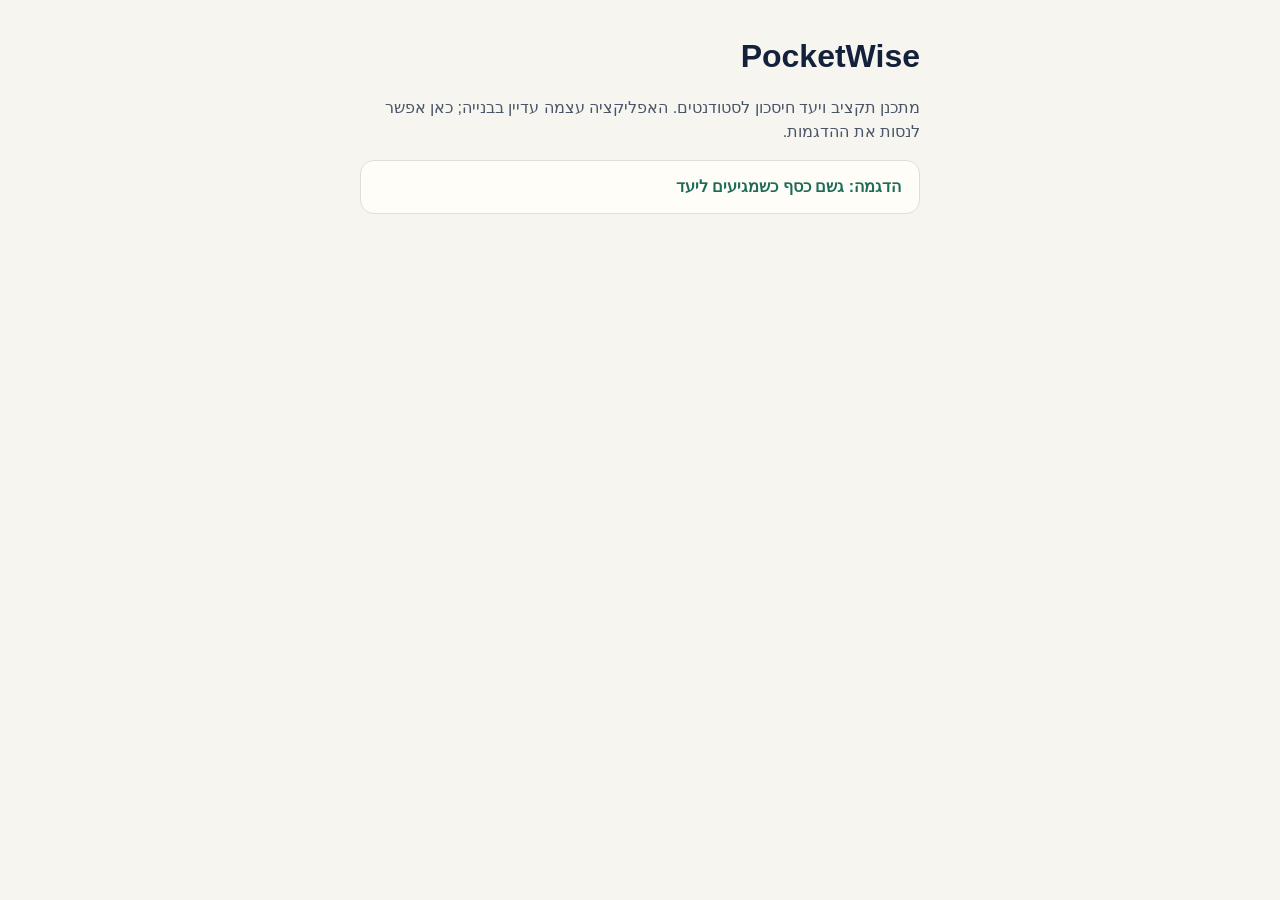
<file: frontend/index.html>
<!doctype html>
<html lang="he" dir="rtl">
<head>
<meta charset="utf-8">
<meta name="viewport" content="width=device-width, initial-scale=1">
<title>PocketWise</title>
<style>
  :root { --bg: #F6F5EF; --surface: #FFFDF8; --line: #DCE0D8; --ink: #13213A; --muted: #4A5568; --accent: #1F6B57; }
  @media (prefers-color-scheme: dark) {
    :root { --bg: #101A2C; --surface: #17243A; --line: #2A3A55; --ink: #EEF1F6; --muted: #B4C0D3; --accent: #7FD1B9; color-scheme: dark; }
  }
  body { margin: 0; background: var(--bg); color: var(--ink); font-family: "Nunito Sans", Arial, sans-serif;
         line-height: 1.5; padding: 32px max(16px, env(safe-area-inset-left, 0px)); }
  main { max-width: 560px; margin: 0 auto; display: flex; flex-direction: column; gap: 16px; }
  h1 { font-family: Rubik, Arial, sans-serif; margin: 0; }
  p { margin: 0; color: var(--muted); }
  ul { list-style: none; padding: 0; margin: 0; display: flex; flex-direction: column; gap: 10px; }
  a { display: block; background: var(--surface); border: 1px solid var(--line); border-radius: 14px; padding: 14px 18px;
      color: var(--accent); font-weight: 700; text-decoration: none; }
  a:hover, a:focus-visible { border-color: var(--accent); }
</style>
</head>
<body>
<main>
  <h1>PocketWise</h1>
  <p>מתכנן תקציב ויעד חיסכון לסטודנטים. האפליקציה עצמה עדיין בבנייה; כאן אפשר לנסות את ההדגמות.</p>
  <ul>
    <li><a href="demo/money-rain.html">הדגמה: גשם כסף כשמגיעים ליעד</a></li>
  </ul>
</main>
</body>
</html>
</file>
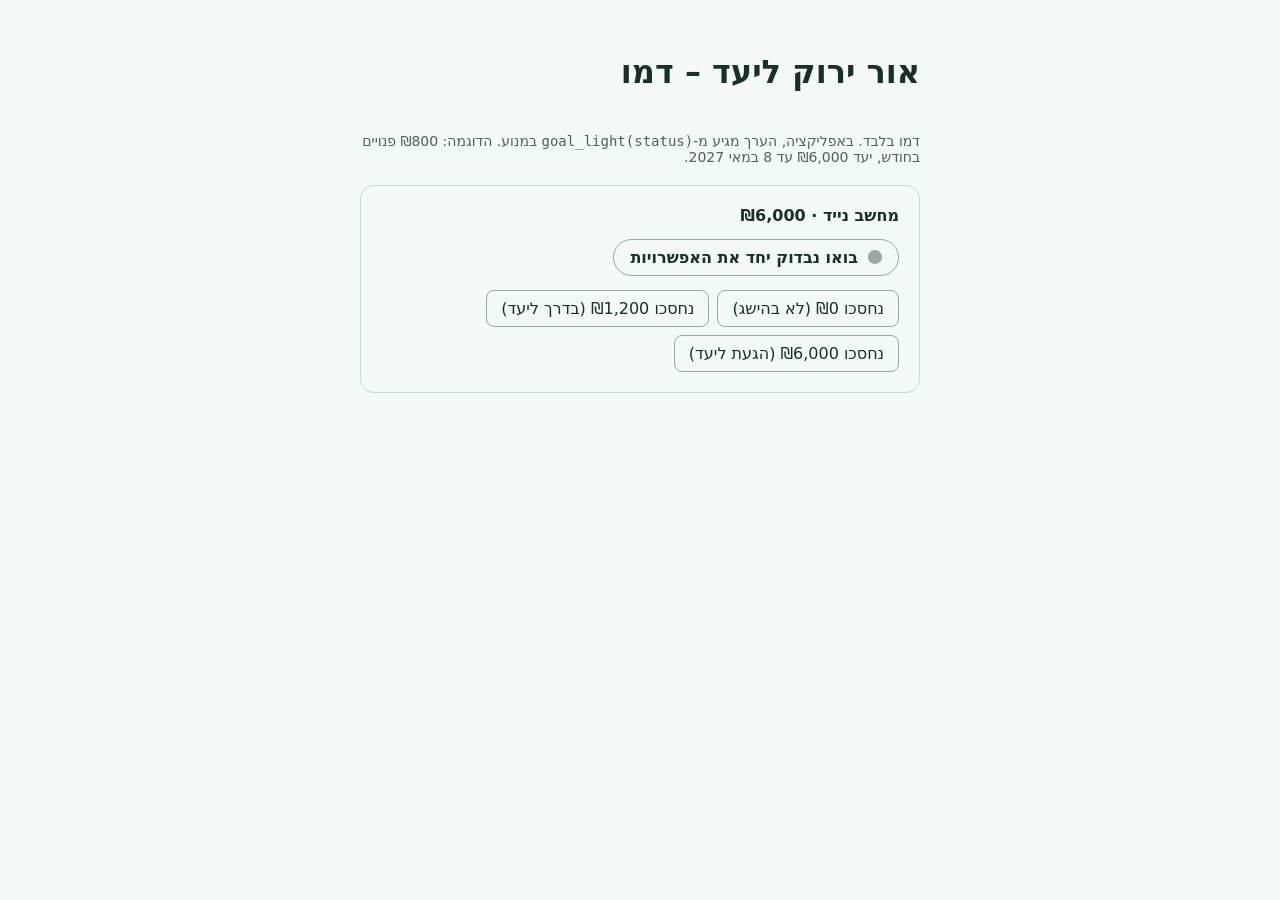
<file: frontend/goal-light-demo.html>
<!doctype html>
<html lang="he" dir="rtl">
<head>
  <meta charset="utf-8">
  <meta name="viewport" content="width=device-width, initial-scale=1">
  <title>PocketWise – אור ירוק ליעד (דמו)</title>
  <link rel="stylesheet" href="goal-light.css">
  <style>
    body { font-family: system-ui, "Segoe UI", Arial, sans-serif; margin: 0; padding: 32px 16px; background: #F4F8F6; color: #16302A; }
    @media (prefers-color-scheme: dark) { body { background: #0B1715; color: #E2F3EA; } }
    main { max-width: 560px; margin: 0 auto; display: grid; gap: 20px; }
    .card { border: 1px solid #C9D8D2; border-radius: 14px; padding: 20px; display: grid; gap: 14px; }
    .buttons { display: flex; flex-wrap: wrap; gap: 8px; }
    button { font: inherit; padding: 8px 14px; border-radius: 8px; border: 1px solid #9AA7A5; background: transparent; color: inherit; cursor: pointer; }
    button:focus-visible { outline: 2px solid #1E9E5E; outline-offset: 2px; }
    p { margin: 0; }
    .hint { font-size: 14px; opacity: .75; }
  </style>
</head>
<body>
  <main>
    <h1>אור ירוק ליעד – דמו</h1>
    <p class="hint">דמו בלבד. באפליקציה, הערך מגיע מ-<code>goal_light(status)</code> במנוע. הדוגמה: ₪800 פנויים בחודש, יעד ₪6,000 עד 8 במאי 2027.</p>
    <div class="card">
      <strong>מחשב נייד · ₪6,000</strong>
      <div id="goal-light"></div>
      <div class="buttons">
        <button type="button" data-light="off">נחסכו ₪0 (לא בהישג)</button>
        <button type="button" data-light="on_track">נחסכו ₪1,200 (בדרך ליעד)</button>
        <button type="button" data-light="celebrate">נחסכו ₪6,000 (הגעת ליעד)</button>
      </div>
    </div>
  </main>
  <script src="goal-light.js"></script>
  <script>
    var el = document.getElementById("goal-light");
    PocketWiseGoalLight.render(el, "off");
    document.querySelectorAll("[data-light]").forEach(function (b) {
      b.addEventListener("click", function () { PocketWiseGoalLight.render(el, b.dataset.light); });
    });
  </script>
</body>
</html>
</file>
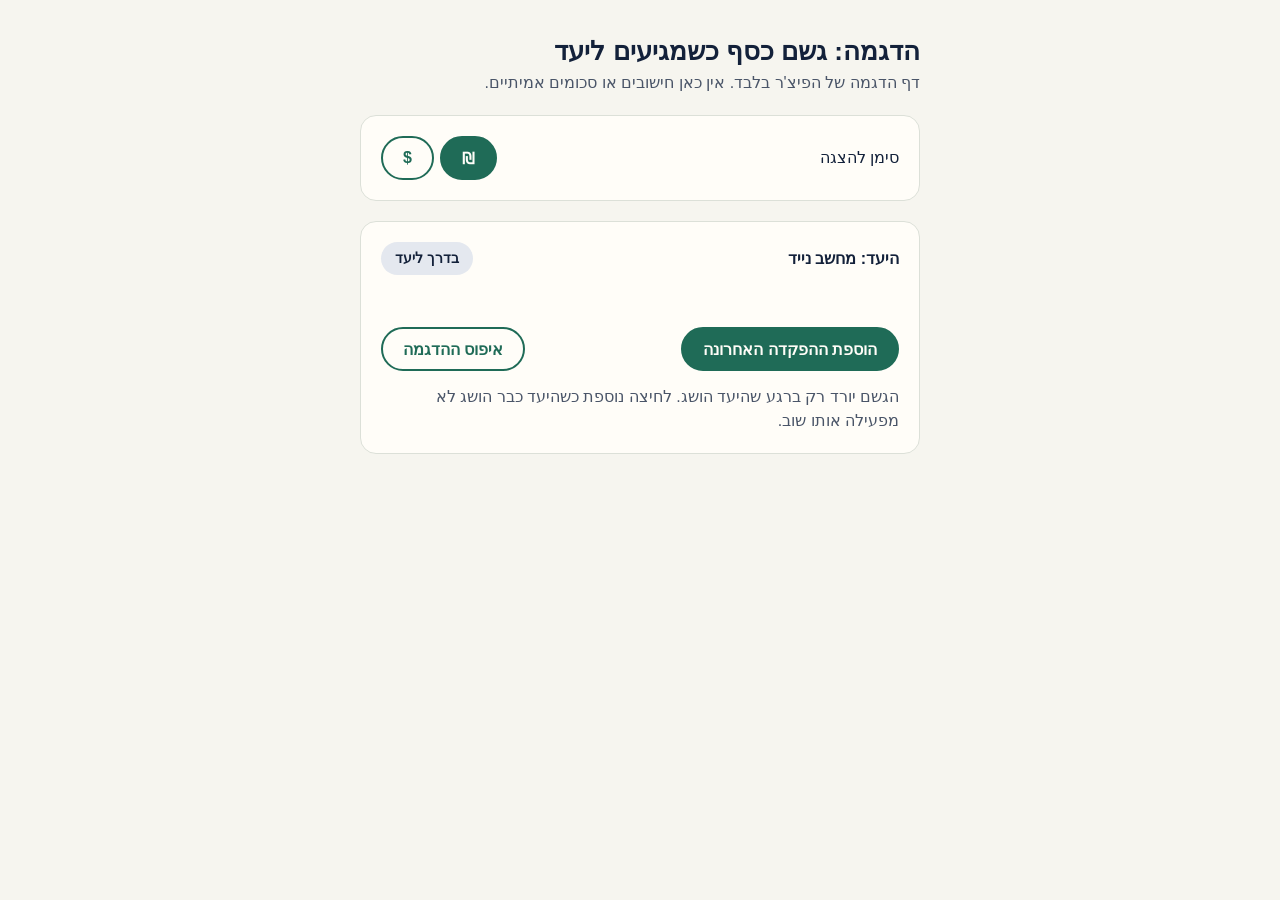
<file: frontend/demo/money-rain.html>
<!doctype html>
<html lang="he" dir="rtl">
<head>
<meta charset="utf-8">
<meta name="viewport" content="width=device-width, initial-scale=1">
<title>PocketWise – הדגמת גשם כסף</title>
<style>
  :root {
    --bg: #F6F5EF; --surface: #FFFDF8; --line: #DCE0D8; --ink: #13213A; --muted: #4A5568;
    --accent: #1F6B57; --accent-soft: #E2F0EA; --idle-soft: #E4E8EF;
  }
  @media (prefers-color-scheme: dark) {
    :root { --bg: #101A2C; --surface: #17243A; --line: #2A3A55; --ink: #EEF1F6; --muted: #B4C0D3;
            --accent: #7FD1B9; --accent-soft: #1C3D36; --idle-soft: #25324A; color-scheme: dark; }
  }
  * { box-sizing: border-box; }
  body { margin: 0; background: var(--bg); color: var(--ink); font-family: "Nunito Sans", Arial, sans-serif;
         font-size: 16px; line-height: 1.5; padding: 32px max(16px, env(safe-area-inset-left, 0px)); }
  main { max-width: 560px; margin: 0 auto; display: flex; flex-direction: column; gap: 20px; }
  h1 { font-family: Rubik, Arial, sans-serif; font-size: 26px; margin: 0; }
  p { margin: 0; }
  .muted { color: var(--muted); }
  .card { background: var(--surface); border: 1px solid var(--line); border-radius: 16px; padding: 20px;
          display: flex; flex-direction: column; gap: 14px; }
  .row { display: flex; flex-wrap: wrap; gap: 10px; align-items: center; justify-content: space-between; }
  .pill { font-weight: 700; font-size: 14px; padding: 6px 14px; border-radius: 999px; background: var(--idle-soft); }
  .pill.done { background: var(--accent-soft); color: var(--accent); }
  button { font: 600 16px "Nunito Sans", Arial, sans-serif; border-radius: 999px; padding: 10px 20px; min-height: 44px;
           cursor: pointer; border: 2px solid var(--accent); }
  .primary { background: var(--accent); color: var(--surface); }
  .secondary { background: transparent; color: var(--accent); }
  button:focus-visible { outline: 3px solid var(--accent); outline-offset: 2px; }
  .seg { display: inline-flex; gap: 6px; }
  .seg button[aria-pressed="true"] { background: var(--accent); color: var(--surface); }
  .seg button[aria-pressed="false"] { background: transparent; color: var(--accent); }
  #message { font-weight: 700; color: var(--accent); min-height: 1.5em; }
</style>
</head>
<body>
<main>
  <div>
    <h1>הדגמה: גשם כסף כשמגיעים ליעד</h1>
    <p class="muted">דף הדגמה של הפיצ'ר בלבד. אין כאן חישובים או סכומים אמיתיים.</p>
  </div>

  <div class="card">
    <div class="row">
      <span>סימן להצגה</span>
      <div class="seg" role="group" aria-label="סימן להצגה">
        <button type="button" id="cur-ils" data-cur="ILS" aria-pressed="true">₪</button>
        <button type="button" id="cur-usd" data-cur="USD" aria-pressed="false">$</button>
      </div>
    </div>
  </div>

  <div class="card">
    <div class="row">
      <strong>היעד: מחשב נייד</strong>
      <span class="pill" id="status">בדרך ליעד</span>
    </div>
    <p id="message" role="status" aria-live="polite"></p>
    <div class="row">
      <button type="button" class="primary" id="finish">הוספת ההפקדה האחרונה</button>
      <button type="button" class="secondary" id="reset">איפוס ההדגמה</button>
    </div>
    <p class="muted">הגשם יורד רק ברגע שהיעד הושג. לחיצה נוספת כשהיעד כבר הושג לא מפעילה אותו שוב.</p>
  </div>
</main>

<script type="module">
  import { moneyRain, shouldCelebrate } from "../js/money-rain.js";

  let currency = "ILS";
  let status = "feasible";
  const statusEl = document.getElementById("status");
  const messageEl = document.getElementById("message");

  document.querySelectorAll(".seg button").forEach(b => b.addEventListener("click", () => {
    currency = b.dataset.cur;
    document.querySelectorAll(".seg button").forEach(x => x.setAttribute("aria-pressed", String(x === b)));
  }));

  function setStatus(next) {
    const previous = status;
    status = next;
    const achieved = next === "already_achieved";
    statusEl.textContent = achieved ? "היעד הושג" : "בדרך ליעד";
    statusEl.classList.toggle("done", achieved);
    if (shouldCelebrate(previous, next)) {
      messageEl.textContent = "כל הכבוד! הגעת ליעד החיסכון שלך.";
      moneyRain({ currency });
    }
  }

  document.getElementById("finish").addEventListener("click", () => setStatus("already_achieved"));
  document.getElementById("reset").addEventListener("click", () => { messageEl.textContent = ""; setStatus("feasible"); });
</script>
</body>
</html>
</file>
<file: frontend/goal-light.css>
/* PocketWise goal light (D10). Uses only these tokens; override them in the app theme. */
:root {
  --pw-green: #1E9E5E;
  --pw-green-glow: rgba(43, 182, 115, 0.45);
  --pw-neutral: #9AA7A5;
  --pw-light-fg: #16302A;
  --pw-light-bg: #EAF7F0;
  --pw-banner-bg: #FFFFFF;
  --pw-banner-fg: #16302A;
}
@media (prefers-color-scheme: dark) {
  :root {
    --pw-green: #3DDC8A;
    --pw-green-glow: rgba(61, 220, 138, 0.5);
    --pw-neutral: #6F807D;
    --pw-light-fg: #E2F3EA;
    --pw-light-bg: #12302A;
    --pw-banner-bg: #142522;
    --pw-banner-fg: #E2F3EA;
  }
}

.pw-goal-light {
  display: inline-flex;
  align-items: center;
  justify-self: start;
  width: max-content;
  max-width: 100%;
  gap: 10px;
  padding: 8px 16px;
  border-radius: 999px;
  font-weight: 600;
  color: var(--pw-light-fg);
  background: transparent;
  border: 1px solid var(--pw-neutral);
}
.pw-goal-light__dot {
  width: 14px;
  height: 14px;
  border-radius: 50%;
  background: var(--pw-neutral);
  flex: 0 0 auto;
}

/* steady green: on track */
.pw-goal-light--on_track { border-color: var(--pw-green); background: var(--pw-light-bg); }
.pw-goal-light--on_track .pw-goal-light__dot {
  background: var(--pw-green);
  box-shadow: 0 0 0 4px var(--pw-green-glow);
}

/* flashing green: goal reached */
.pw-goal-light--celebrate { border-color: var(--pw-green); background: var(--pw-light-bg); }
.pw-goal-light--celebrate .pw-goal-light__dot {
  background: var(--pw-green);
  animation: pw-flash 0.9s ease-in-out infinite;
}
@keyframes pw-flash {
  0%, 100% { box-shadow: 0 0 0 0 var(--pw-green-glow); transform: scale(1); }
  50% { box-shadow: 0 0 0 12px rgba(0, 0, 0, 0); transform: scale(1.25); }
}

/* full-screen celebration layer (never blocks clicks) */
.pw-celebration {
  position: fixed;
  inset: 0;
  width: 100%;
  height: 100%;
  pointer-events: none;
  z-index: 9999;
}
.pw-celebration-banner {
  position: fixed;
  top: max(24px, env(safe-area-inset-top, 0px));
  left: 50%;
  transform: translateX(-50%);
  z-index: 10000;
  display: grid;
  justify-items: center;
  gap: 4px;
  padding: 18px 28px;
  border-radius: 18px;
  border: 2px solid var(--pw-green);
  background: var(--pw-banner-bg);
  color: var(--pw-banner-fg);
  box-shadow: 0 12px 40px rgba(0, 0, 0, 0.18);
  text-align: center;
  animation: pw-pop 0.5s cubic-bezier(0.2, 1.4, 0.4, 1) both;
  max-width: calc(100vw - 32px);
}
.pw-celebration-banner strong { font-size: 1.6rem; color: var(--pw-green); }
.pw-celebration-banner__emoji { font-size: 2rem; }
.pw-celebration-banner--out { animation: pw-out 0.6s ease-in both; }
@keyframes pw-pop { from { opacity: 0; transform: translate(-50%, -20px) scale(0.8); } to { opacity: 1; transform: translate(-50%, 0) scale(1); } }
@keyframes pw-out { to { opacity: 0; transform: translate(-50%, -12px); } }

@media (prefers-reduced-motion: reduce) {
  .pw-goal-light--celebrate .pw-goal-light__dot { animation: none; box-shadow: 0 0 0 4px var(--pw-green-glow); }
  .pw-celebration-banner, .pw-celebration-banner--out { animation: none; }
}
</file>
